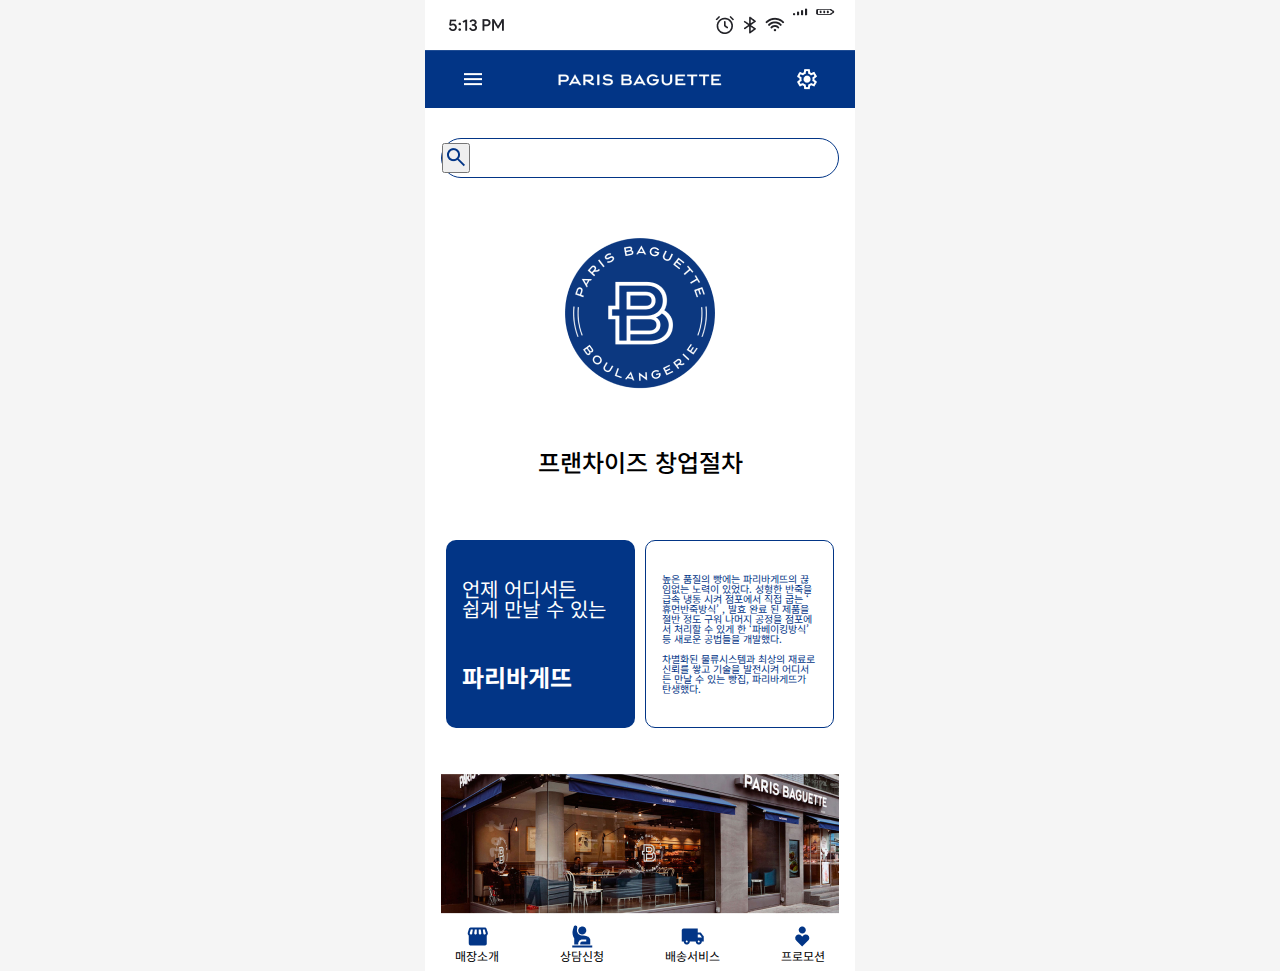
<file: index.html>
<!DOCTYPE html>
<html lang="ko">
<head>
    <meta charset="UTF-8">
    <meta name="keywords" content="">
    <meta name="description" content="파리바게트 메인 홈페이지입니다">
    <meta name="viewport" content="width=device-width, initial-scale=1.0">
    <title>파리바게트 | 홈</title>
    <!-- 웹글꼴 -->
    <link rel="preconnect" href="https://fonts.googleapis.com">
    <link rel="preconnect" href="https://fonts.gstatic.com" crossorigin>
    <link href="https://fonts.googleapis.com/css2?family=Noto+Sans+KR:wght@100..900&display=swap" rel="stylesheet">
    <!-- 리셋 및 스타일 -->
    <link rel="stylesheet" href="./styles/reset.css">
    <link rel="stylesheet" href="./styles/index.css">
</head>
<body>
    <div id="app">
        <header>
            <div class="status">
                <img src="./images/staus bar.png" alt="">
            </div>
            <ul>
                <li class="left"><a href="#"><img src="./images/menu.png" alt=""></a></li>
                <li class="logo"><a href="#"><img src="./images/logo_white.png" alt=""></a></li>
                <li class="right"><a href="#"><img src="./images/icon_setting.png" alt=""></a></li>
            </ul>
        </header>
        <main>
            <div class="top">
                <form action="#" method="get" id="search_frm">
                    <fieldset class="search_g">
                        <legend class="skip">창업문의 양식</legend>
                            <input type="text" name="search_bar">
                    </fieldset>
                </form>
                <div class="btn_area">
                    <button type="button" id="search_btn"><img src="./images/search.png" alt=""></button>
                </div>
            </div>
            <div class="logo_title">
                <p class="logo"><img src="./images/logo_big.png" alt="logo"></p>
                <p class="title">프랜차이즈 창업절차</p>
            </div>
            <div class="info">
                <div class="left">
                    <p>언제 어디서든<br>쉽게 만날 수 있는</p>
                    <p>파리바게뜨</p>
                </div>
                <div class="right">
                    <p>
                        높은 품질의 빵에는 파리바게뜨의 끊임없는 노력이 있었다. 성형한 반죽을 급속 냉동 시켜 점포에서 직접 굽는 ʻ휴먼반죽방식’ , 발효 완료 된 제품을 절반 정도 구워 나머지 공정을 점포에서 처리할 수 있게 한 ʻ파베이킹방식’ 등 새로운 공법들을 개발했다.
                    </p>
                    <p>
                        차별화된 물류시스템과 최상의 재료로 신뢰를 쌓고 기술을 발전시켜 어디서든 만날 수 있는 빵집, 파리바게뜨가 탄생했다.
                    </p>
                </div>
            </div>
            <p class="img_area"><img src="./images/storeimg1.jpg" alt="매장사진"></p>
            <div id="gnb">
                <ul>
                    <li>
                        <a href="#"><img src="./images/icon_store.png" alt=""></a>
                        <span>매장소개</span>
                    </li>
                    <li>
                        <a href="#"><img src="./images/icons_request.png" alt=""></a>
                        <span>상담신청</span>
                    </li>
                    <li>
                        <a href="#"><img src="./images/icon_deli.png" alt=""></a>
                        <span>배송서비스</span>
                    </li>
                    <li>
                        <a href="#"><img src="./images/icon_promo.png" alt=""></a>
                        <span>프로모션</span>
                    </li>
                </ul>
            </div>
        </main>
    </div>
</body>
</html>
</file>
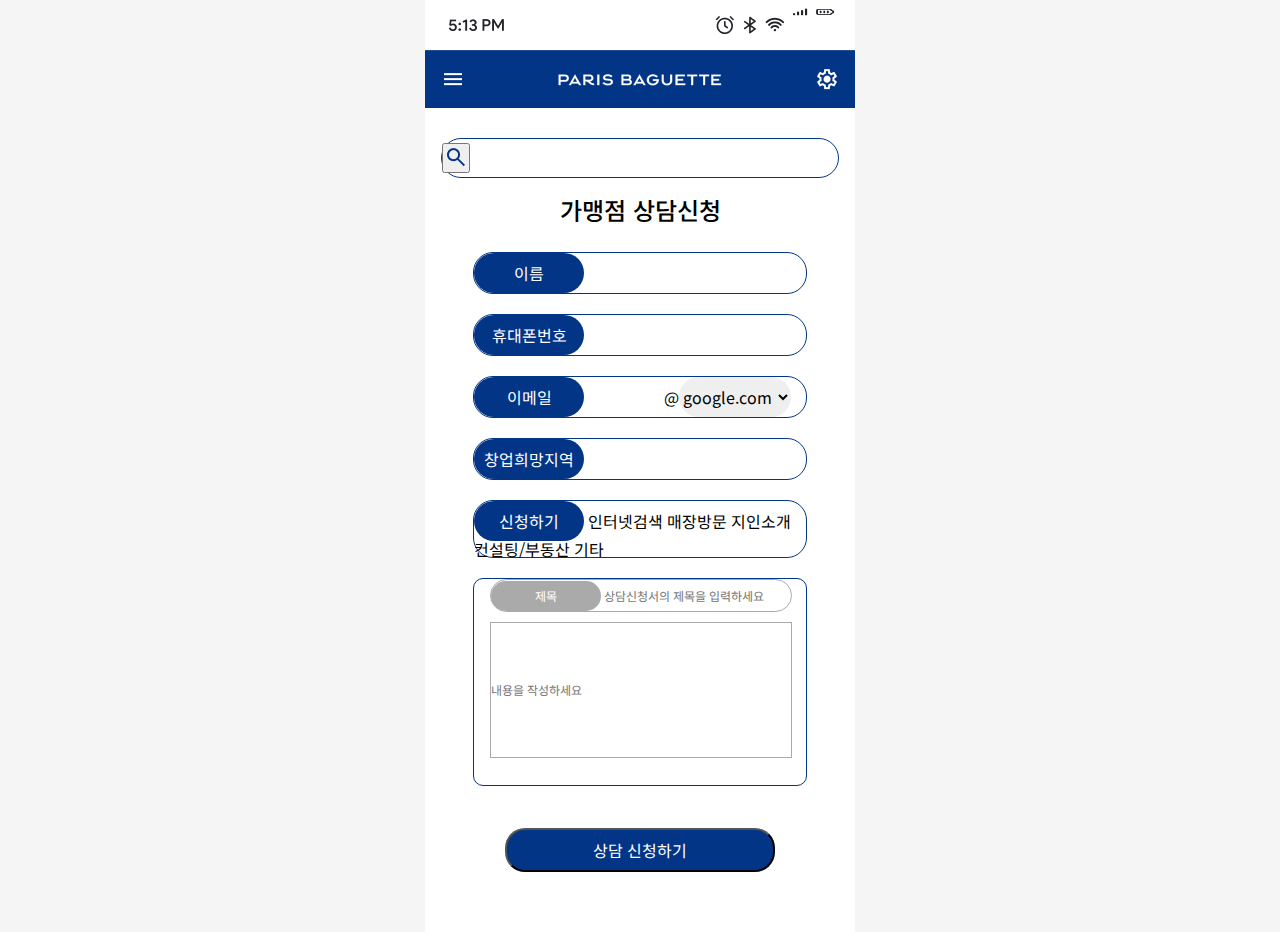
<file: request.html>
<!DOCTYPE html>
<html lang="ko">
<head>
    <meta charset="UTF-8">
    <meta name="keywords" content="파리바게트, 창업문의,">
    <meta name="description" content="파리바게트 가맹점 창업 문의, 창업 안내, 상담 신청에 대해 안내드립니다.">
    <meta name="viewport" content="width=device-width, initial-scale=1.0">
    <title>파리바게트 | 창업문의</title>
    <!-- 웹글꼴 -->
    <link rel="preconnect" href="https://fonts.googleapis.com">
    <link rel="preconnect" href="https://fonts.gstatic.com" crossorigin>
    <link href="https://fonts.googleapis.com/css2?family=Noto+Sans+KR:wght@100..900&display=swap" rel="stylesheet">
    <!-- 리셋 및 스타일 -->
    <link rel="stylesheet" href="./styles/reset.css">
    <link rel="stylesheet" href="./styles/request.css">
</head>
<body>
    <div id="app">
        <header>
            <div class="status">
                <img src="./images/staus bar.png">
            </div>
            <ul>
                <li class="left"><a href="#"><img src="./images/menu.png" alt=""></a></li>
                <li class="logo"><a href="#"><img src="./images/logo_white.png" alt=""></a></li>
                <li class="right"><a href="#"><img src="./images/icon_setting.png" alt=""></a></li>
            </ul>
        </header>
        <main>
            <div class="top">
                <form action="#" method="get" id="search_frm">
                    <fieldset class="search_g">
                        <legend class="skip">창업문의 양식</legend>
                            <input type="text" name="search_bar">
                    </fieldset>
                </form>
                <div class="btn_area">
                    <button type="button" id="search_btn"><img src="./images/search.png" alt=""></button>
                </div>
            </div>
            <h1>가맹점 상담신청</h1>
            <form action="#" method="post" id="request_frm">
                <fieldset class="request_g">
                    <legend class="skip">가맹점 상담신청 양식</legend>
                    <ul>
                        <li>
                            <span>이름</span>
                            <input type="text" name="user_name" id="user_name">
                        </li>
                        <li>
                            <span>휴대폰번호</span>
                            <input type="text" name="user_phone_num" id="user_phone_num">
                        </li>
                        <li>
                            <span>이메일</span>
                            <input type="text" name="user_email" id="user_email">
                            <em>@</em>
                            <select name="user_email" id="user_email">
                                <option value="google">google.com</option>
                                <option value="naver">naver.com</option>
                                <option value="kakao">kakako.com</option>
                                <option value="hanmail">hanmail.net</option>
                                <option value="write">직접입력</option>
                            </select>
                        </li>
                        <li>
                            <span>창업희망지역</span>
                            <input type="text" name="user_email" id="user_email">
                        </li>
                        <li>
                            <span>신청하기</span>
                            <input type="checkbox" name="check1" id="check">
                            <label for="check">인터넷검색</label> 
                            <input type="checkbox" name="check2" id="check">
                            <label for="check">매장방문</label> 
                            <input type="checkbox" name="check3" id="check">
                            <label for="check">지인소개</label> 
                            <input type="checkbox" name="check4" id="check">
                            <label for="check">컨설팅/부동산</label> 
                            <input type="checkbox" name="check5" id="check">
                            <label for="check">기타</label> 
                        </li>
                    </ul>
                </fieldset>
                <fieldset class="write_g">
                    <ul>
                        <li>
                            <span>제목</span>
                            <input type="textarea" id="title"  placeholder="상담신청서의 제목을 입력하세요">
                        </li>
                        <li>
                            <input type="textarea" id="write" placeholder="내용을 작성하세요">
                        </li>
                    </ul>
                </fieldset>
            </form>
            <div class="btm">
                <button type="button" id="request_btn">상담 신청하기</button>
            </div>
        </main>
    </div>
</body>
</html>
</file>
<file: styles/index.css>
body {background-color: #f5f5f5;}
#app{
    font-family: "Noto Sans KR", sans-serif;
    width: 430px; height: 932px;
    margin: 0 auto;
    background-color: #fff;
}
#app header {
    background-color: rgb(2, 53, 134);
    width: 100%;
}
#app header ul {
    width: 100%; height: 56px;
    display: flex; flex-flow: row nowrap;
    justify-content: space-around;
    align-items: center;
}
#app header ul .left {}
#app header ul .left a {}
#app header ul .logo {}
#app header ul .logo a {}
#app header ul .right {}
#app header ul .right a {}
#app main{
    margin: 30px 0 0;
}
#app main .top{
    width: 398px; height: 40px;
    border-radius: 20px;
    margin: 0 auto;
    background-color: #fff;
    border: 1.5px solid #023586;
    display: flex; flex-flow: row nowrap;
    align-items: center;
}
#app main .top #search_frm{}
#app main .top #search_frm .search_g{}
#app main .top #search_frm .search_g input{
    border: 0;
    line-height: 40px;
    display: none;
}
#app main .logo_title {
    display: flex; flex-flow: column nowrap;
    align-items: center;
    margin: 60px 0 50px;
}
#app main .logo_title .logo {
    width: 150px;
    padding-bottom: 60px;
}
#app main .logo_title .logo img {}
#app main .logo_title .title {
    font-size: 1.5rem;
    font-weight: 500;
}
#app main .info {
    width: 430px; height: 220px;
    padding: 16px;
    display: flex; flex-flow:row nowrap;
    justify-content: space-around;
}
#app main .info .left,
#app main .info .right {
    width: 189px;
    border-radius: 10px;
}
#app main .info .left  {
    padding: 16px;
    display: flex; flex-flow: column nowrap;
    justify-content: space-around;
    background-color: #023586;
}
#app main .info .left p {color: #fff;}
#app main .info .left p:first-child {
    font-size: 1.25rem;
    font-weight: 400;
}
#app main .info .left p:last-child {
    font-size: 1.5rem; font-weight: 700;
}
#app main .info .right {
    padding: 16px;
    border: 1.5px solid #023586;
    color: #023586;
    background-color: #fff;
    display: flex; flex-flow: column nowrap;
    justify-content: center;
    line-height: 1.2;
}
#app main .info .right p {
    font-size: 0.625rem;
}
#app main .info .right p:first-child {
    margin-bottom: 10px;
}
#app main .info .right p:last-child {}
#app main .img_area {
    margin-top: 30px;
    text-align: center;
}
#app main .img_area img {}
#app main #gnb {
    width: 100%; height: 56px;
    padding: 8.5px 0;
}
#app main #gnb {
    background-color: #fff;
}
#app main #gnb ul {
    display: flex; flex-flow: row nowrap;
    justify-content: space-around;
}
#app main #gnb ul li {
    display: flex; flex-flow: column nowrap;
    align-items: center;
}
#app main #gnb ul li a {}
#app main #gnb ul li span {
    font-size: 0.75rem;
}
</file>
<file: styles/request.css>
body {background-color: #f5f5f5;}
#app{
    font-family: "Noto Sans KR", sans-serif;
    width: 430px; height: 932px;
    margin: 0 auto;
    background-color: #fff;
}
#app header {
    background-color: #023586;
}
#app header ul {
    display: flex;
    justify-content: space-between;
    align-items: center;
    padding: 0 16px;
    height: 56px;
}
#app header ul .left {}
#app header ul .left a {}
#app header ul .logo {}
#app header ul .logo a {}
#app header ul .right {}
#app header ul .right a {}
#app main{
    margin: 30px 0 0;
    display: flex; flex-flow: column nowrap;
    justify-content: space-around;
}
#app main .top{
    width: 398px; height: 40px;
    border-radius: 20px;
    margin: 0 auto;
    background-color: #fff;
    border: 1.5px solid #023586;
    display: flex; flex-flow: row nowrap;
    align-items: center;
}
#app main .top #search_frm{}
#app main .top #search_frm .search_g{}
#app main .top #search_frm .search_g input{
    border: 0;
    line-height: 40px;
    display: none;
}
#app main h1 {
    font-size: 1.5rem; font-weight: 500;
    text-align: center;
    margin: 20px 0 30px;
}
#app main #request_frm {
    margin: 0 auto;
}
#app main #request_frm .request_g {}
#app main #request_frm .request_g ul {}
#app main #request_frm .request_g ul li {
    margin-bottom: 20px;
    background-color: #fff;
    width: 334px; border-radius: 20px;
    border: 1px solid #023586;
}
#app main #request_frm .request_g ul li:nth-child(5) {}
#app main #request_frm .request_g ul li:nth-child(5) input {display: none;}
#app main #request_frm .request_g ul li:last-child{margin: 0;}
#app main #request_frm .request_g ul li span {
    background-color: #023586; color: #fff;
    width: 110px; line-height: 40px;
    display: inline-block;
    text-align: center; border-radius: 22px;
}
#app main #request_frm .request_g ul li input {
    width: 214px; border: 0;
}
#app main #request_frm .request_g ul li:nth-child(3) {
    display: flex;
}
#app main #request_frm .request_g ul li:nth-child(3) span:first-child{
    width: 110px;
    padding: 0 10px;
    display: inline-block;
}
#app main #request_frm .request_g ul li:nth-child(3) em {line-height: 40px;}
#app main #request_frm .request_g ul li:nth-child(3) input[name*=email] {
    width: 80px;
}
#app main #request_frm .request_g ul li select {
    border: 0;
    border-radius: 20px;
}
#app main #request_frm .request_g ul li select option {}
#app main #request_frm .write_g {
    margin-top: 20px;
    margin-bottom: 42px;
}
#app main #request_frm .request_g ul li:last-child {
    
}

#app main #request_frm .write_g ul {
    border: 1px solid #023586;
    border-radius: 10px;
    height: 208px; width: 334px;
    margin: 0 auto; padding: 0 16px;
    font-size: 0.75rem;
}
#app main #request_frm .write_g ul li:first-child {
    width: 302px;
}
#app main #request_frm .write_g ul li:first-child span {
    background-color: #aaa;
    line-height: 30px; width: 110px;
    display: inline-block;
    text-align: center; color: #fff;
    border-radius: 20px;
}
#app main #request_frm .write_g ul li input {
    border: 0; width: 182px;
}
#app main #request_frm .write_g ul li:first-child {
    border: 1px solid #aaa;
    border-radius: 20px;
}
#app main #request_frm .write_g ul li:first-child input{
    border-radius: 20px;
    background-color: #fff;
}
#app main #request_frm .write_g ul li #title {
    height: 30px;
}
#app main #request_frm .write_g ul li:last-child input {
    width: 302px; border: 1px solid #aaa;
    height: 136px;
    margin-top: 10px;
}
#app main .btm {
    text-align: center;
}
#app main .btm #request_btn {
    line-height: 40px; width: 270px;
    background-color: #023586; color: #ffff;
    border-radius: 20px;
}
</file>
